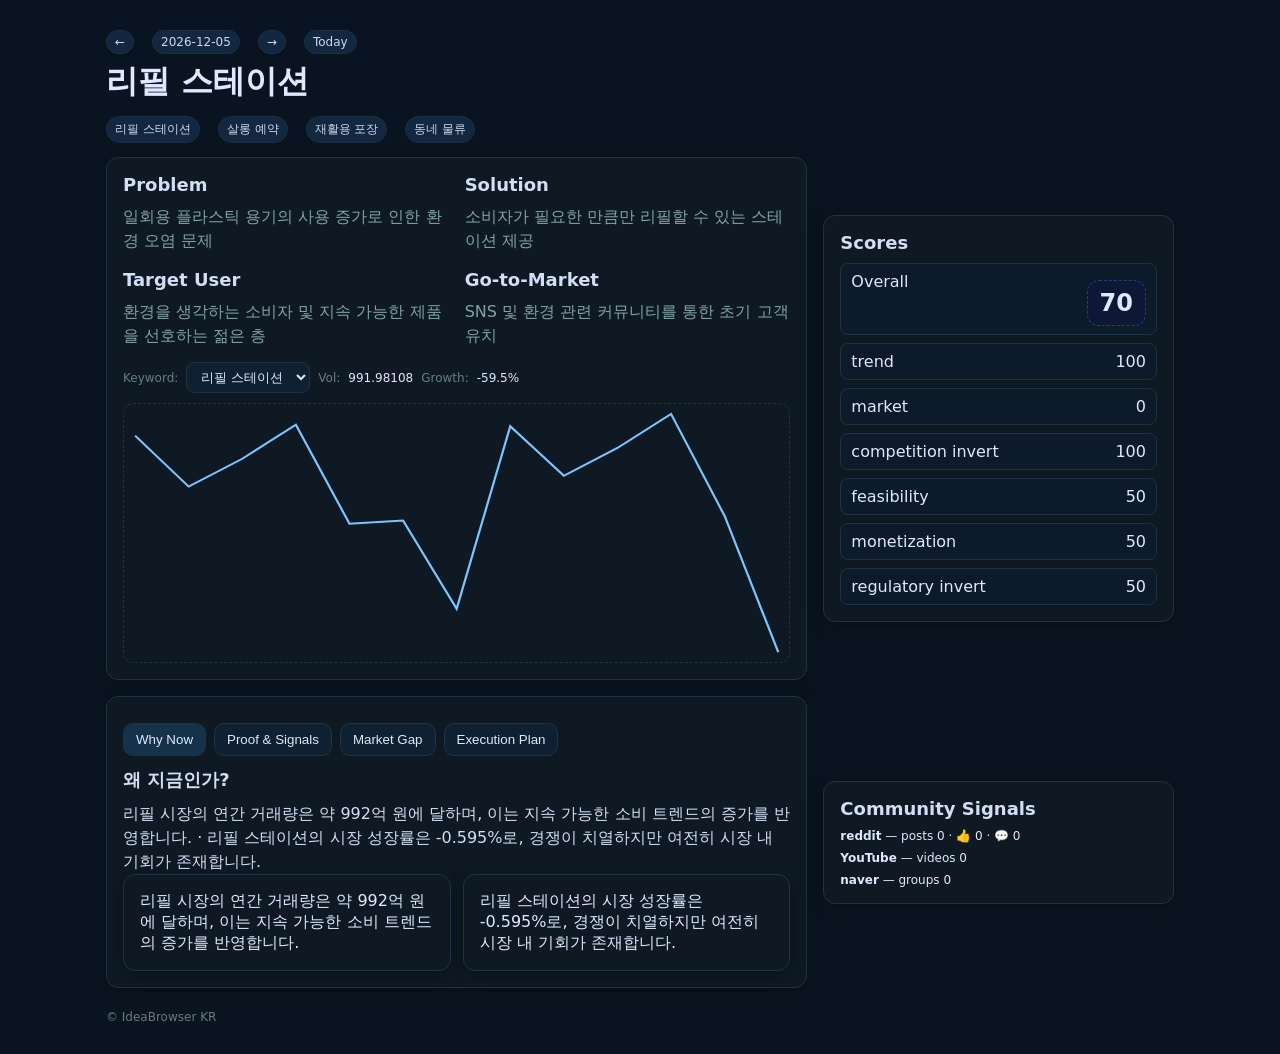
<file: index.html>
<!doctype html>
<html lang="ko">
<head>
  <meta charset="utf-8" />
  <meta name="viewport" content="width=device-width,initial-scale=1" />
  <title>Idea of the Day — IdeaBrowser KR</title>
  <link rel="stylesheet" href="styles.css" />
  <style>
    :root { --muted:#8aa; --card:#0e1924; --ink:#dfe8ff; --border:#1f3244; }
    body{background:#0a1420;color:var(--ink);font-family:Inter,system-ui,AppleSDGothicNeo,"Noto Sans KR",sans-serif}
    .wrap{max-width:1100px;margin:30px auto;padding:0 16px}
    .row{display:grid;gap:16px}
    .row-2{grid-template-columns:2fr 1fr}
    .card{background:var(--card);border:1px solid var(--border);border-radius:12px;padding:16px}
    .ttl{font-size:32px;font-weight:800;margin:6px 0 12px}
    .subttl{font-size:18px;margin:0 0 10px}
    .muted{color:var(--muted)}
    .kvs{display:flex;gap:18px;align-items:center}
    .badge{background:#132a43;border:1px solid var(--border);padding:4px 8px;border-radius:999px;font-size:12px}
    .scores{display:grid;grid-template-columns:1fr;gap:8px}
    .score-row{display:flex;justify-content:space-between;background:#0c1a29;border:1px solid var(--border);border-radius:8px;padding:8px 10px}
    .overall{font-size:24px;font-weight:800;text-align:right}
    .chartbox{position:relative;height:260px;border:1px dashed var(--border);border-radius:10px;display:flex;align-items:center;justify-content:center}
    svg{width:100%;height:100%}
    .kbar{display:flex;gap:8px;align-items:center;margin:6px 0 10px}
    select{background:#0f2032;color:var(--ink);border:1px solid var(--border);border-radius:8px;padding:6px 10px}
    .tabs{display:flex;gap:8px;margin:10px 0 0}
    .tab-btn{background:#0f2032;border:1px solid var(--border);color:var(--ink);padding:8px 12px;border-radius:10px;cursor:pointer}
    .tab-btn.active{background:#16324a}
    .tab-panels{margin-top:12px}
    .tab-panel{display:none}
    .tab-panel.active{display:block}
    .grid-cards{display:grid;grid-template-columns:repeat(2,minmax(0,1fr));gap:12px}
    .mini{font-size:12px}
    a.link{color:#9dd7ff;text-decoration:none}
    .list{display:grid;gap:8px}
  </style>
</head>
<body>
  <div class="wrap">
    <div class="kvs">
      <div id="nav-prev" class="badge">←</div>
      <div id="nav-date" class="badge">—</div>
      <div id="nav-next" class="badge">→</div>
      <div class="badge">Today</div>
    </div>

    <h1 class="ttl" id="idea-title">Idea of the Day</h1>
    <div id="idea-tags" class="kvs" style="flex-wrap:wrap;"></div>

    <div class="row row-2" style="margin-top:14px;">
      <div class="card">
        <div class="row" style="grid-template-columns:1fr 1fr">
          <div>
            <h3 class="subttl">Problem</h3>
            <div id="field-problem" class="para muted">—</div>
          </div>
          <div>
            <h3 class="subttl">Solution</h3>
            <div id="field-solution" class="para muted">—</div>
          </div>
          <div>
            <h3 class="subttl">Target User</h3>
            <div id="field-target" class="para muted">—</div>
          </div>
          <div>
            <h3 class="subttl">Go-to-Market</h3>
            <div id="field-gtm" class="para muted">—</div>
          </div>
        </div>

        <div style="margin-top:14px;">
          <div class="kbar">
            <label for="kwSelect" class="mini muted">Keyword:</label>
            <select id="kwSelect"></select>
            <span class="mini muted">Vol:</span><span id="kwVol" class="mini">—</span>
            <span class="mini muted">Growth:</span><span id="kwGrowth" class="mini">—</span>
          </div>
          <div class="chartbox">
            <svg id="trendSvg" viewBox="0 0 600 260" preserveAspectRatio="none"></svg>
            <div id="chartEmpty" class="muted mini" style="position:absolute">시계열 없음 — volume만 표기</div>
          </div>
        </div>
      </div>

      <div class="card">
        <h3 class="subttl">Scores</h3>
        <div class="scores">
          <div class="score-row"><span>Overall</span><span id="scoreOverall" class="overall">—</span></div>
          <div class="score-row"><span>trend</span><span id="sTrend">—</span></div>
          <div class="score-row"><span>market</span><span id="sMarket">—</span></div>
          <div class="score-row"><span>competition invert</span><span id="sComp">—</span></div>
          <div class="score-row"><span>feasibility</span><span id="sFeas">—</span></div>
          <div class="score-row"><span>monetization</span><span id="sMon">—</span></div>
          <div class="score-row"><span>regulatory invert</span><span id="sReg">—</span></div>
        </div>
      </div>
    </div>

    <div class="row row-2" style="margin-top:16px;">
      <div class="card">
        <div class="tabs">
          <button class="tab-btn active" data-tab="why">Why Now</button>
          <button class="tab-btn" data-tab="proof">Proof & Signals</button>
          <button class="tab-btn" data-tab="gap">Market Gap</button>
          <button class="tab-btn" data-tab="exec">Execution Plan</button>
        </div>

        <div class="tab-panels">
          <div id="tab-why" class="tab-panel active">
            <h3 class="subttl">왜 지금인가?</h3>
            <div id="whyBody" class="para"></div>
            <div id="whyCards" class="grid-cards"></div>
          </div>

          <div id="tab-proof" class="tab-panel">
            <h3 class="subttl">증거 & 신호</h3>
            <div id="proofCards" class="grid-cards"></div>
          </div>

          <div id="tab-gap" class="tab-panel">
            <h3 class="subttl">마켓 갭 분석</h3>
            <div id="gapCards" class="grid-cards"></div>
          </div>

          <div id="tab-exec" class="tab-panel">
            <h3 class="subttl">실행 계획</h3>
            <div id="execCards" class="grid-cards"></div>
          </div>
        </div>
      </div>

      <div class="card">
        <h3 class="subttl">Community Signals</h3>
        <div id="communityPanel" class="list"></div>
      </div>
    </div>

    <div style="margin:22px 0" class="muted mini">© IdeaBrowser KR</div>
  </div>

  <script src="script.js"></script>
</body>
</html>
</file>
<file: styles.css>
:root {
  --bg:#0b1020; --card:#111a2b; --card2:#0d1429; --text:#e6ecff; --muted:#9fb0ff66;
  --accent:#7aa2ff; --chip:#1f2d59; --ok:#7df7b5; --warn:#ffe08a; --bad:#ffb3b3;
}
*{box-sizing:border-box}
body{margin:0;font-family:ui-sans-serif,system-ui,Segoe UI,'Noto Sans KR',Arial;background:var(--bg);color:var(--text)}
.container{width:min(1100px,92%);margin:0 auto;padding:18px 0}
.site-header{display:flex;align-items:center;justify-content:space-between}
.brand{font-size:40px;background:linear-gradient(90deg,#6aa3ff,#a3b3ff);-webkit-background-clip:text;background-clip:text;color:transparent;margin:0}
.topnav a{color:var(--text);text-decoration:none;opacity:.85;margin-right:12px}
.topnav a:hover{opacity:1}
.btn{border:1px solid #2b3761;background:#0f1630;color:var(--text);padding:6px 10px;border-radius:10px;cursor:pointer}
.btn.icon{padding:4px 8px} .btn.ghost{background:transparent}

.view.hidden{display:none}

.today-head{padding:8px 0 12px}
.today-title{font-size:44px;line-height:1.2;margin:10px 0 8px}
.today-oneliner{font-size:18px;opacity:.92;margin:0 0 8px}
.badges{display:flex;flex-wrap:wrap;gap:8px;margin:6px 0 0}
.badge{background:var(--chip);padding:6px 10px;border-radius:999px;font-size:12px;opacity:.92}
.muted{opacity:.7} .tiny{font-size:12px}
.row{display:flex;align-items:center} .row-between{display:flex;align-items:center;justify-content:space-between} .gap>*{margin-left:8px}
.sep{margin:0 8px}

.card{background:var(--card);border:1px solid #243262;border-radius:14px;padding:14px;box-shadow:0 4px 16px rgba(0,0,0,.25)}
.subttl{margin:6px 0 6px;font-size:16px;opacity:.95}
.para{white-space:pre-wrap;line-height:1.5;opacity:.95}

.summary-grid{display:grid;grid-template-columns: 2fr 1fr;gap:14px;margin:12px 0}
.two-cols{display:grid;grid-template-columns:1fr 1fr;gap:10px}

.score-grid{display:grid;grid-template-columns:repeat(2,minmax(0,1fr));gap:8px;margin:6px 0 8px}
.score-chip{display:flex;align-items:center;justify-content:space-between;background:var(--card2);border:1px solid #29407a;border-radius:10px;padding:6px 10px;font-size:13px}
.big-score{font-size:30px;font-weight:700;margin-left:8px}
.overall{display:flex;align-items:center;justify-content:space-between;background:#0e1836;border:1px dashed #2d3d72;border-radius:12px;padding:8px 12px;margin-top:8px}
.source-links a{color:#aaceff;text-decoration:none;margin-right:10px;font-size:12px}

.trend-grid{display:grid;grid-template-columns:2fr 1fr;gap:14px;margin:8px 0 16px}
.chart{height:220px;border:1px dashed #2e3f76;border-radius:12px;padding:6px;display:flex;align-items:center;justify-content:center;background:#0e1631}

.list{list-style:none;margin:0;padding:0} .list li{padding:8px 6px;border-bottom:1px solid #1e2a55;display:flex;align-items:center;justify-content:space-between}
.chip{background:var(--chip);border-radius:999px;padding:5px 10px;font-size:12px}

.tabs{margin:12px 0 28px}
.tab-bar{display:flex;gap:8px;margin-bottom:8px}
.tab-btn{background:#0e1631;border:1px solid #27335e;color:var(--text);padding:8px 12px;border-radius:10px;cursor:pointer}
.tab-btn.active{background:#1d2a54}
.tab-panel{display:none}
.tab-panel.active{display:block}
.grid-cards{display:grid;grid-template-columns:repeat(2,minmax(0,1fr));gap:12px}
.info-card{background:var(--card);border:1px solid #223163;border-radius:12px;padding:12px}
.info-card h4{margin:4px 0 6px;font-size:15px}
.info-meta{opacity:.8;font-size:12px;margin-top:4px}

.footer{border-top:1px solid #1c2856;margin-top:18px;padding:18px 0}
.grid{display:grid;grid-template-columns:repeat(auto-fill,minmax(260px,1fr));gap:14px}
input,select{padding:8px 10px;border-radius:8px;border:1px solid #2b3761;background:#0f1630;color:var(--text)}

@media (max-width: 920px){
  .summary-grid, .trend-grid{grid-template-columns:1fr}
  .two-cols{grid-template-columns:1fr}
  .grid-cards{grid-template-columns:1fr}
  .today-title{font-size:34px}
}
</file>
